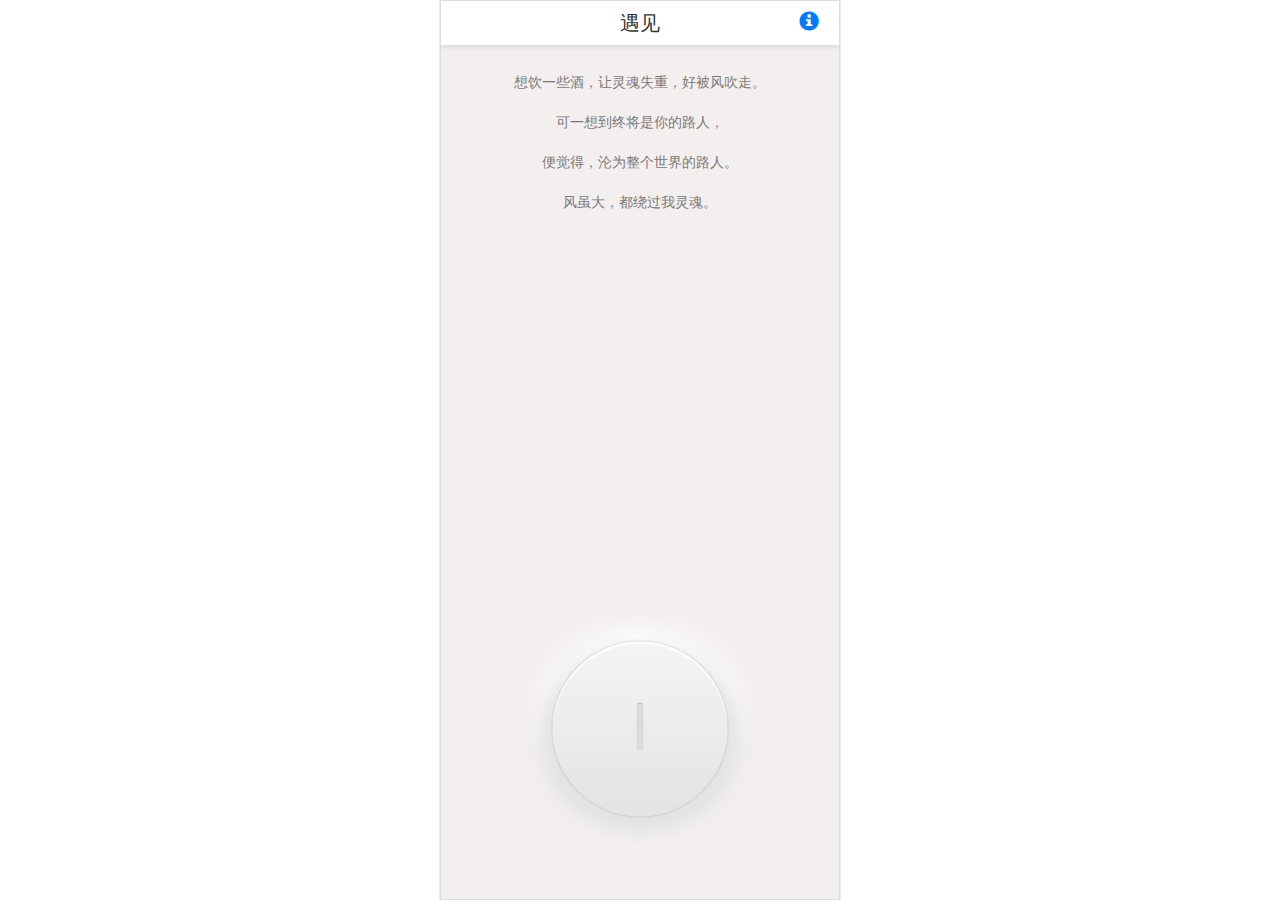
<file: index.html>
<!DOCTYPE html>
<html>
<head>
    <meta charset="utf-8">
    <meta name="viewport" content="width=device-width,initial-scale=1,minimum-scale=1,maximum-scale=1,user-scalable=no" />
    
    <title>遇见</title>
    
    <link rel="stylesheet" href="static/css/bootstrap-icon.min.css" />
    <link href="static/css/index.css" rel="stylesheet" />
    <link rel="stylesheet" href="static/css/chat.css" />
    <link rel="stylesheet" href="static/css/about.css" />
</head>
<body>
<div class="container">
	<header>
		<div id="back" style="width:15%;height:100%;float:left;"><span class="hidden glyphicon glyphicon-menu-left"></span></div>
		<div class="nvtt">遇见</div>
		<div id="about-btn" class="nvbt"><span class="glyphicon glyphicon-info-sign"></span></div>
	</header>
	
	<div id="index">
		<pre>想饮一些酒，让灵魂失重，好被风吹走。
可一想到终将是你的路人，
便觉得，沦为整个世界的路人。
风虽大，都绕过我灵魂。</pre>
	
		<div class="connect-container">
	  		<a id="connect" class="button connect">l</a>
		</div>
	</div>
	<div id="chat">
		<ul class="chat-container">
		</ul>
		<div class="control">
		    <input type="text">
		    <button type="button"><span class="glyphicon glyphicon-send"></span></button>
		</div>
	</div>
	
	<div id="about" class="hidden">
		<p>感谢您下载本应用，如有任何建议或问题，请告诉我，谢谢。</p>
		<input type="text" />
		<button type="button">确定</button>
	</div>
</div>
	<script type="text/javascript" src="static/js/jquery-1.11.3.min.js" ></script>
	<script type="text/javascript" src="static/js/index.js" ></script>
	<script type="text/javascript" src="static/js/chat.js" ></script>
</body>
</html>
</file>
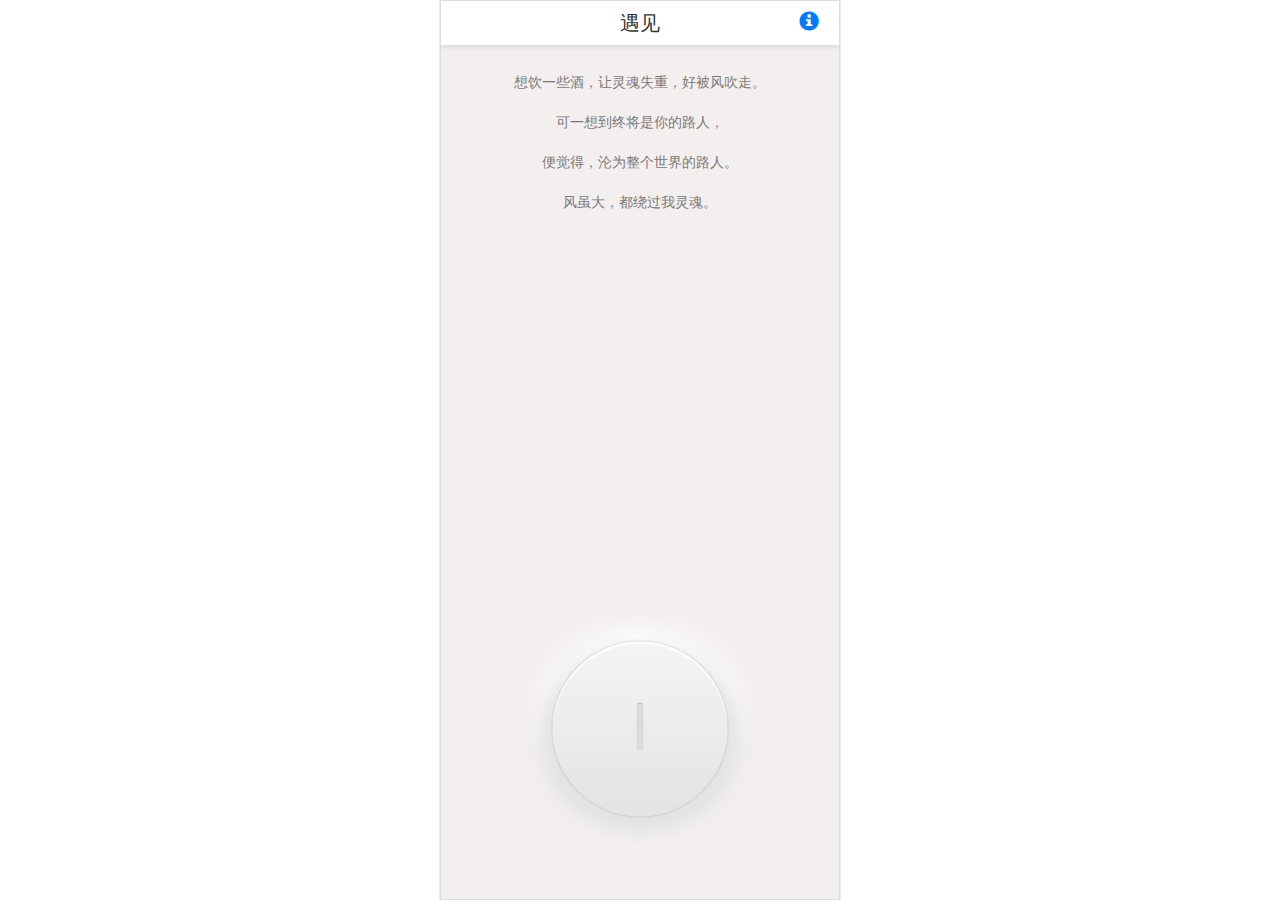
<file: chat/templates/chat/index.html>
<!DOCTYPE html>
<html>
<head>
    <meta charset="utf-8">
    <meta name="viewport" content="width=device-width,initial-scale=1,minimum-scale=1,maximum-scale=1,user-scalable=no" />
    
    <title>遇见</title>
    
    <link rel="stylesheet" href="/static/css/bootstrap-icon.min.css" />
    <link href="/static/css/index.css" rel="stylesheet" />
    <link rel="stylesheet" href="/static/css/chat.css" />
    <link rel="stylesheet" href="/static/css/about.css" />
</head>
<body>
<div class="container">
	<header>
		<div id="back" style="width:15%;height:100%;float:left;"><span class="hidden glyphicon glyphicon-menu-left"></span></div>
		<div class="nvtt">遇见</div>
		<div id="about-btn" class="nvbt"><span class="glyphicon glyphicon-info-sign"></span></div>
	</header>
	
	<div id="index">
		<pre>想饮一些酒，让灵魂失重，好被风吹走。
可一想到终将是你的路人，
便觉得，沦为整个世界的路人。
风虽大，都绕过我灵魂。</pre>
	
		<div class="connect-container">
	  		<a id="connect" class="button connect">l</a>
		</div>
	</div>
	<div id="chat">
		<ul class="chat-container">
		</ul>
		<div class="control">
		    <input type="text">
		    <button type="button"><span class="glyphicon glyphicon-send"></span></button>
		</div>
	</div>
	
	<div id="about" class="hidden">
		<p>感谢您下载本应用，如有任何建议或问题，请告诉我，谢谢。</p>
		<input type="text" />
		<button type="button">确定</button>
	</div>
</div>
	<script type="text/javascript" src="/static/js/jquery-1.11.3.min.js" ></script>
	<script type="text/javascript" src="/static/js/index.js" ></script>
	<script type="text/javascript" src="/static/js/chat.js" ></script>
</body>
</html>
</file>
<file: static/css/index.css>
html, body {
  text-align: center;
  width: 100%;
}

.container {
	position: absolute;
	display: inline-block;
	width: 400px;
	height: 100%;
	padding-top: 48px;
	margin-left: -200px;
	border: solid 1px #ddd;
	box-shadow: 0px 0px 2px rgba(0,0,0,0.25);
	text-align: center;
	background: #f3efef;
	overflow: hidden;
}

header {
	width: 100%;
	height: 44px;
	position: absolute;
	display: block;
	top: 0;
	left: 0;
	font-size: 20px;
	text-align: center;
	line-height: 44px;
	background: #fff;
	z-index: 9999;
	-webkit-box-shadow: 0px 1px 6px #CCC;
	box-shadow: 0px 1px 6px #CCC;
	-ms-touch-action: none;
}
.nvbt {
	width:15%;
	height:100%;
	float:left;
	overflow:hidden;
	text-overflow:ellipsis;
	white-space:nowrap;
}
.nvbt:active {
	background: #f4f4f4;
}
.nvtt {
	width: 70%;
	height: 100%;
	float: left;
	overflow:hidden;
	text-overflow:ellipsis;
	white-space:nowrap;
}

pre {
	text-align: center;
	font-family: 幼圆;
	font-size: 14px;
	line-height: 40px;
	color: rgb(122, 122, 122);
}

.blinking {
/*  border-color: #00d07f;*/
}

* {
  -webkit-box-sizing: border-box;
  -moz-box-sizing: border-box;
}

@keyframes blink {
  from {
      color: #00d0b0;
      text-shadow: 0px 0px 7px #37ffb1;
  }
  to {
      color: #e1dada;
      text-shadow: 0px 0px 3px #37ffb1;
  }
}

@-webkit-keyframes blink{
	from{
		color: #00d0b0;
      	text-shadow: 0px 0px 7px #37ffb1;
    }
	to{
		color: #e1dada;
      	text-shadow: 0px 0px 3px #37ffb1;
    }
}
.button {
  display: inline-block;
  vertical-align: middle;
  -webkit-transform: scale(1.25);
  margin: 110px 30px;
  width: 60px;
  height: 60px;
  line-height: 2.6;
  font-size: 24px;
  color: #e1dada;
  text-shadow: 0px -1px 1px rgba(0, 0, 0, 0.2);
  border-radius: 100px;
  text-decoration: none;
  background-image: -webkit-gradient(linear, left top, left bottom, color-stop(0%, #f4f4f4), color-stop(100%, #e3e3e3));
  background-image: -moz-gradient(linear, left top, left bottom, color-stop(0%, #f4f4f4), color-stop(100%, #e3e3e3));
  box-shadow: 0px 0px 2px rgba(0, 0, 0, 0.25), 10px 10px 15px #e3e3e3, -10px 10px 15px #e3e3e3, -15px -15px 15px rgba(255, 255, 255, 0.4), 15px -15px 15px rgba(255, 255, 255, 0.4), inset 0px 2px 0px white;
  -webkit-transition: box-shadow 0.3s ease-in-out,  background-image 0.3s ease-in-out, text-shadow 0.5s linear, color 0.5s linear;
  -moz-transition: box-shadow 0.3s ease-in-out,  background-image 0.3s ease-in-out, text-shadow 0.5s linear, color 0.5s linear;
}
.button:hover {
    cursor: pointer;
    text-decoration: none;
    color: #e1dada;
}
.button.active {
  animation: blink 0.618s infinite;
  -webkit-animation: blink 0.618s infinite;
/*   color: #00d0b0; */
  text-shadow: 0px 0px 7px #37ffb1;
  background-image: -webkit-gradient(linear, left top, left bottom, color-stop(0%, #e3e3e3), color-stop(100%, #f4f4f4));
  background-image: -moz-gradient(linear, left top, left bottom, color-stop(0%, #e3e3e3), color-stop(100%, #f4f4f4));
  box-shadow: 0px 0px 3px rgba(0, 0, 0, 0.15), 10px 10px 15px rgba(255, 255, 255, 0.4), -10px 10px 15px rgba(255, 255, 255, 0.4), -10px -10px 15px #e3e3e3, 10px -10px 15px #e3e3e3, inset 0px -3px 0px rgba(255, 255, 255, 0.4), inset 0px 3px 3px rgba(0, 0, 0, 0.04);
}

.connect-container {
    display: block;
    text-align: center;
    position: absolute;
    width: 100%;
    height: 200px;
    bottom: 40px;
}
.connect {
    position: relative;
    width: 140px;
    height: 140px;
    line-height: 140px;
    font-size: 50px;
    margin: 0;
}

.iabout {
	background:no-repeat center center url([data-uri]);
	background-size:50px 44px;
}

#chat {
	display: none;
	width: 100%;
}

header .glyphicon {
	color: #007AFF;
}

header .glyphicon:hover {
	cursor: pointer;
}
</file>
<file: static/css/chat.css>
.chat-container {
	display: block;
	margin: 0;
	padding: 0;
}
.you, .me {
    display: block;
}

.you p, .me p {
    display: inline-block;
    color: rgb(67, 67, 67);
    font-family: serif, 仿宋;
    font-size: 16px;
    padding: 5px 12px;
    margin: 5px;
    border: solid 1px rgb(192,192,192);
    border-radius: 4px;
    max-width: 80%;
    word-wrap: break-word;
    text-align: left;
}

.you {
    text-align: left;
}

.you p {
    background: #2999d2;
}

.me {
    text-align: right;
}

.me p {
    background: white;
}

.c_ok, .c_err {
	display: block;
    color: red;
    text-align: center;
    padding: 10px;
    font-family: 黑体;
    background: rgb(201, 201, 201);
}
.c_ok {
    color: green;
}

#chat ul {
	margin-bottom: 52px;
	overflow-y: auto;
}

.control {
  position: fixed;
  bottom: 10px;
  height: 40px;
  vertical-align: middle;
  width: 100%;
}
.control >input {
  position: absolute;
  height: 40px;
  line-height: 30px;
  text-indent: 3px;
  font-family: serif, 仿宋;
  font-size: 16px;
  top: 0;
  left: 0;
  width: 80%;
}
.control >button {
  position: absolute;
  height: 40px;
  top: 0;
  right: 0;
  width: 20%;
  margin: 0;
  background: #007AFF;
  border: 1px solid #007AFF;
  color: white;
}
</file>
<file: static/css/about.css>
#about {
	display: block;
	position: fixed;
	padding: 20px;
	top: 140px;
	left: 10%;
	width: 80%;
	height: 200px;
	-webkit-box-shadow: 0px 1px 6px #CCC;
	box-shadow: 0px 1px 6px #CCC;
	background: white;
	z-index: 100;
}

#about p {
	padding: 20px 0px;
}

#about input, #about button {
	position: absolute;
	bottom: 10px;
}

#about input {
	width: calc(80% - 20);
	left: 20px;
}

#about button {
	width: calc(20% - 20);
	right: 20px;
}
</file>
